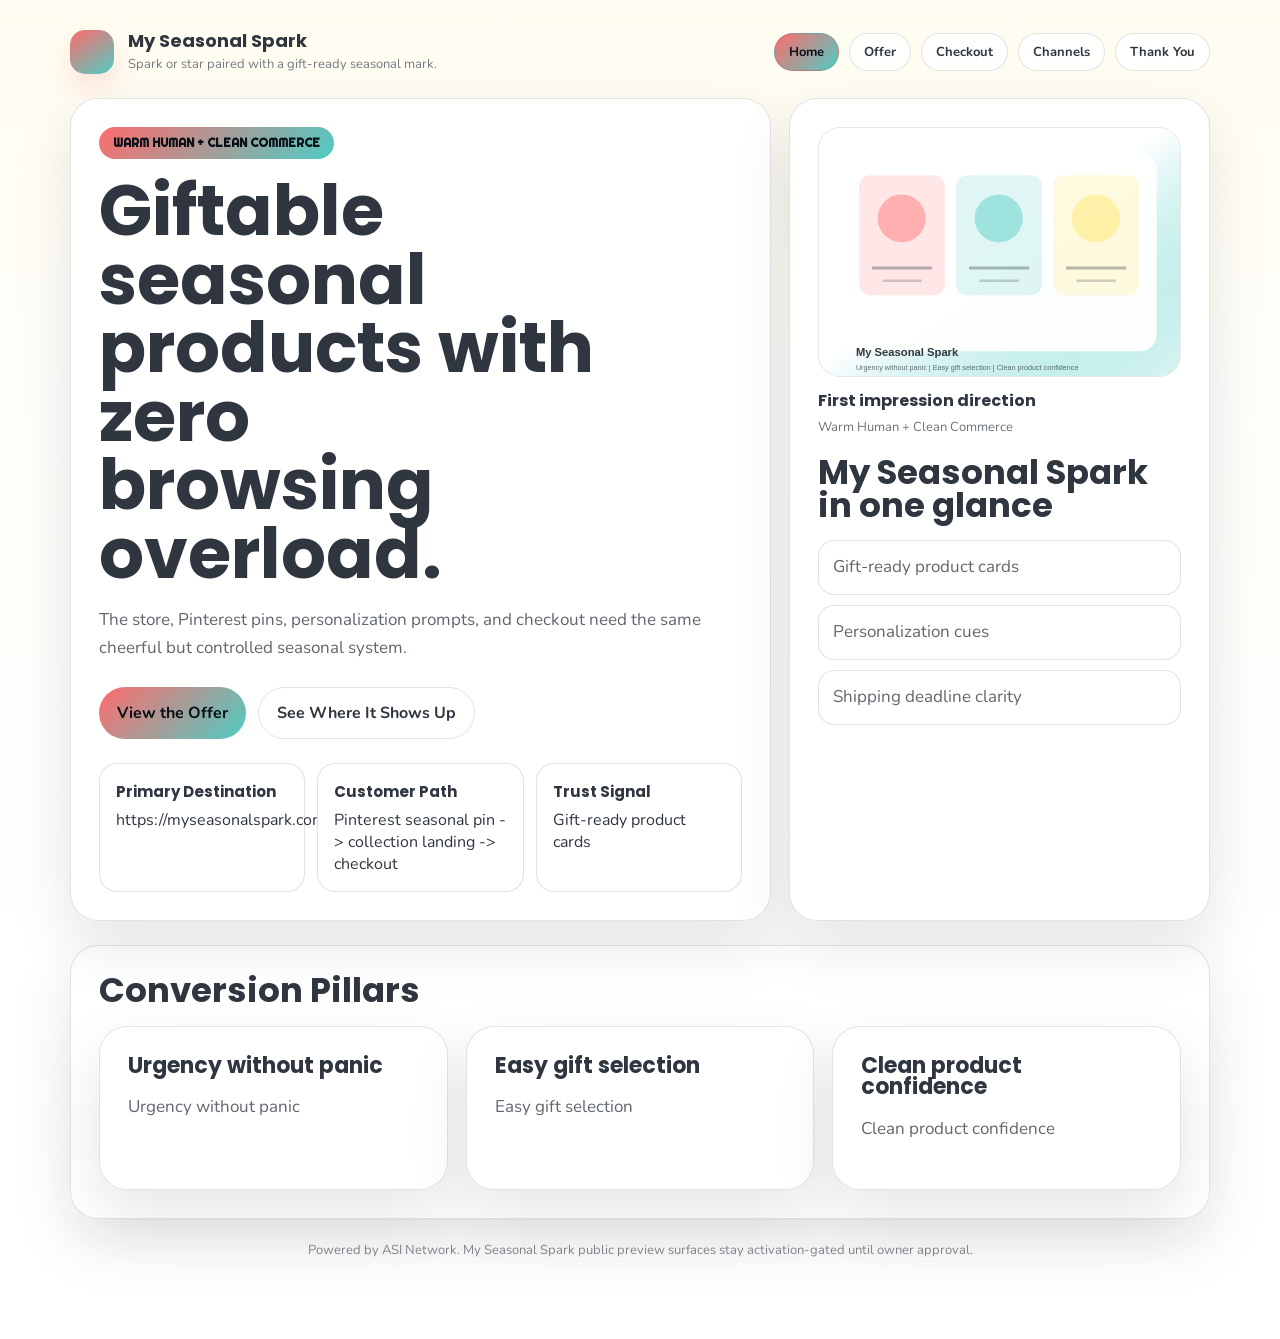
<file: index.html>
<!doctype html>
<html>
<head>
  <meta charset="utf-8" />
  <meta name="viewport" content="width=device-width, initial-scale=1" />
  <title>My Seasonal Spark | Home</title>
  <link rel="preconnect" href="https://fonts.googleapis.com" /><link rel="preconnect" href="https://fonts.gstatic.com" crossorigin /><link href="https://fonts.googleapis.com/css2?family=Poppins:wght@400;500;600;700;800&family=Nunito:wght@400;500;600;700;800&family=Righteous:wght@400;500;600;700;800&display=swap" rel="stylesheet" />
  <link rel="stylesheet" href="./styles.css" />
</head>
<body class="mode-human">
  <main class="page">
    <header class="header">
      <a class="brand" href="./index.html">
        <span class="brand-mark"></span>
        <span class="brand-copy">
          <strong>My Seasonal Spark</strong>
          <span>Spark or star paired with a gift-ready seasonal mark.</span>
        </span>
      </a>
      <nav class="nav">
        <a class='button primary' href='index.html'>Home</a>
        <a class='button ghost' href='offer.html'>Offer</a>
        <a class='button ghost' href='checkout.html'>Checkout</a>
        <a class='button ghost' href='channels.html'>Channels</a>
        <a class='button ghost' href='thank-you.html'>Thank You</a>
      </nav>
    </header>

    <section class="hero">
      <article class="hero-card">
        <div class="eyebrow">Warm Human + Clean Commerce</div>
        <h1>Giftable seasonal products with zero browsing overload.</h1>
        <p>The store, Pinterest pins, personalization prompts, and checkout need the same cheerful but controlled seasonal system.</p>
        <div class="actions">
          <a class="button primary" href="./offer.html">View the Offer</a>
          <a class="button ghost" href="./channels.html">See Where It Shows Up</a>
        </div>
        <div class="meta">
          <div class="meta-card">
            <strong>Primary Destination</strong>
            <span>https://myseasonalspark.com</span>
          </div>
          <div class="meta-card">
            <strong>Customer Path</strong>
            <span>Pinterest seasonal pin -&gt; collection landing -&gt; checkout</span>
          </div>

          <div class="meta-card">
            <strong>Trust Signal</strong>
            <span>Gift-ready product cards</span>
          </div>
        </div>
      </article>
      <aside class="visual-side">

      <figure class="visual-board visual-human">
        <img class="visual-img" src="[data-uri]" alt="My Seasonal Spark homepage visual system" loading="eager" />
        <figcaption>
          <strong>First impression direction</strong>
          <span>Warm Human + Clean Commerce</span>
        </figcaption>
      </figure>

        <h2>My Seasonal Spark in one glance</h2>
        <ul class="proof-points"><li>Gift-ready product cards</li><li>Personalization cues</li><li>Shipping deadline clarity</li></ul>
      </aside>
    </section>
    <section class="panel" style="margin-top:24px;">
      <h2>Conversion Pillars</h2>
      <div class="grid-three" style="margin-top:18px;">
        <article class='offer-card'><h3>Urgency without panic</h3><p>Urgency without panic</p></article><article class='offer-card'><h3>Easy gift selection</h3><p>Easy gift selection</p></article><article class='offer-card'><h3>Clean product confidence</h3><p>Clean product confidence</p></article>
      </div>
    </section>

    <div class="footer-note">Powered by ASI Network. My Seasonal Spark public preview surfaces stay activation-gated until owner approval.</div>
  </main>
</body>
</html>
</file>
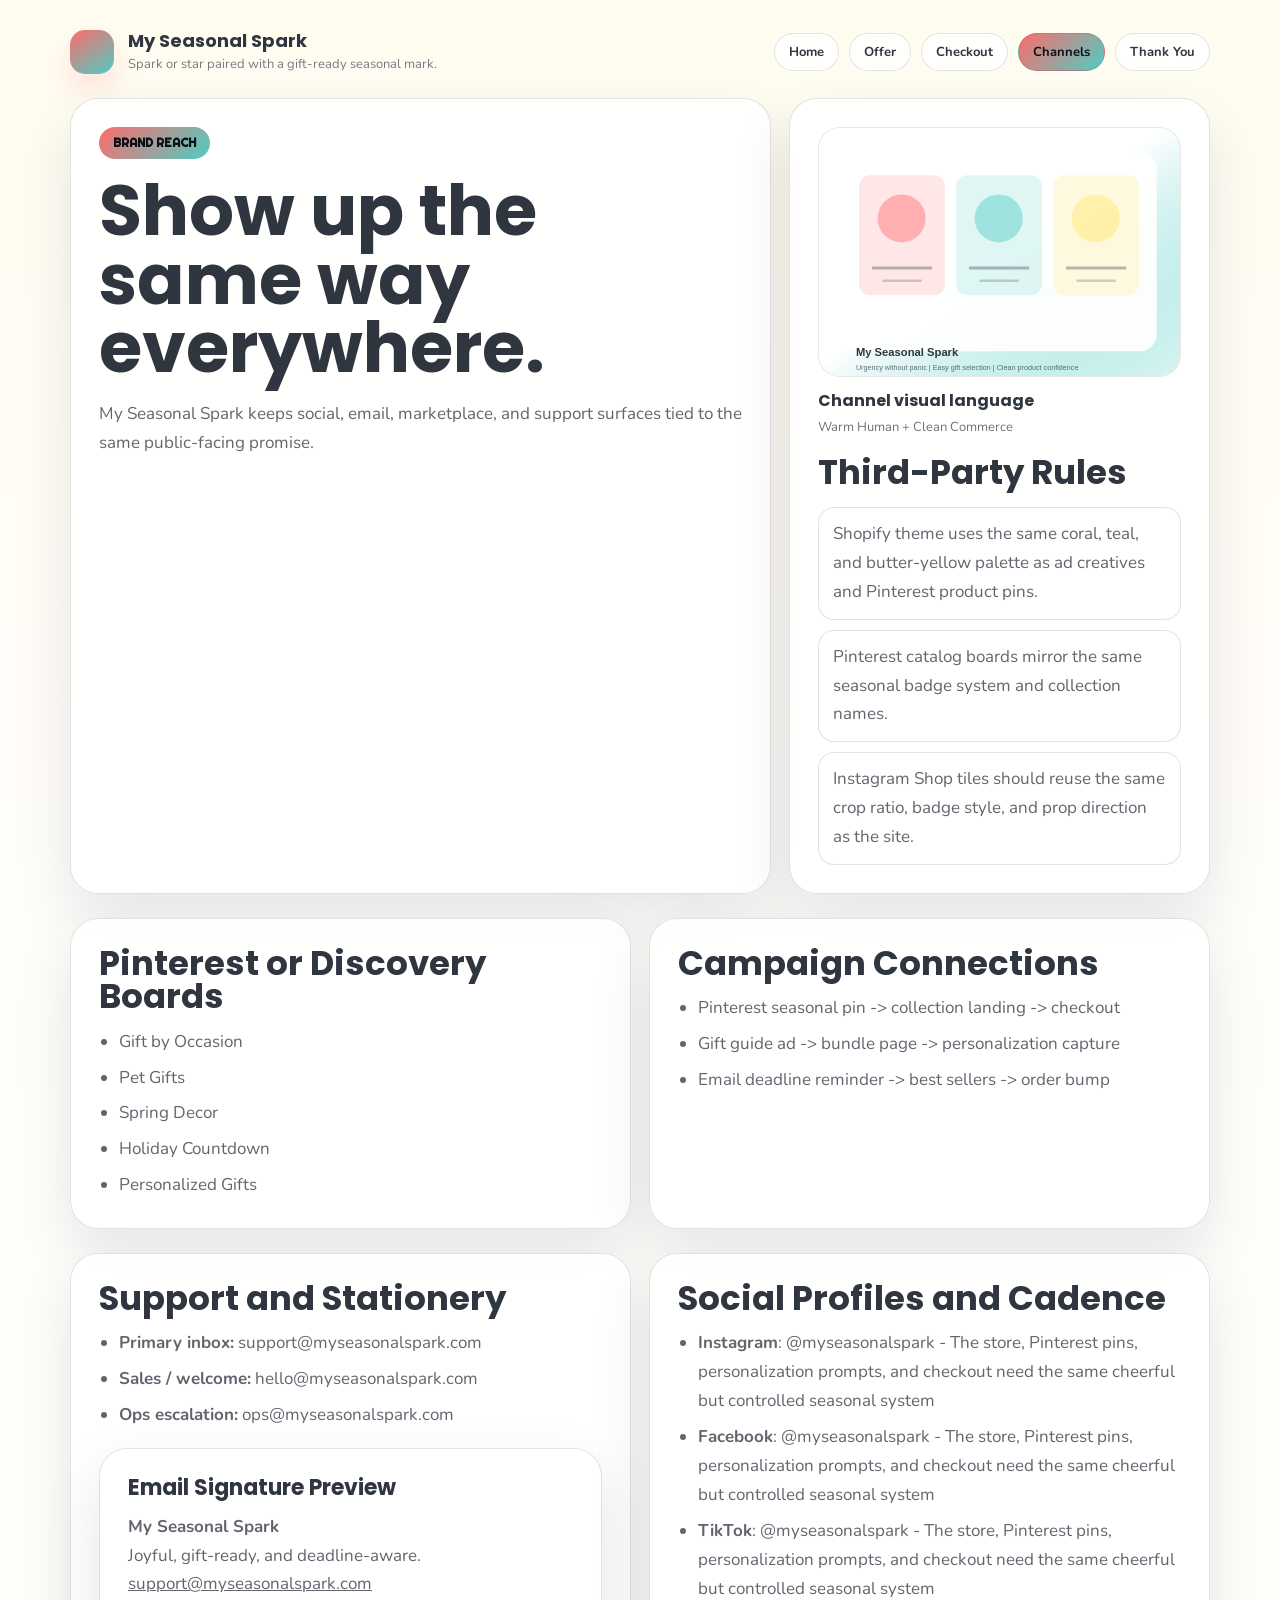
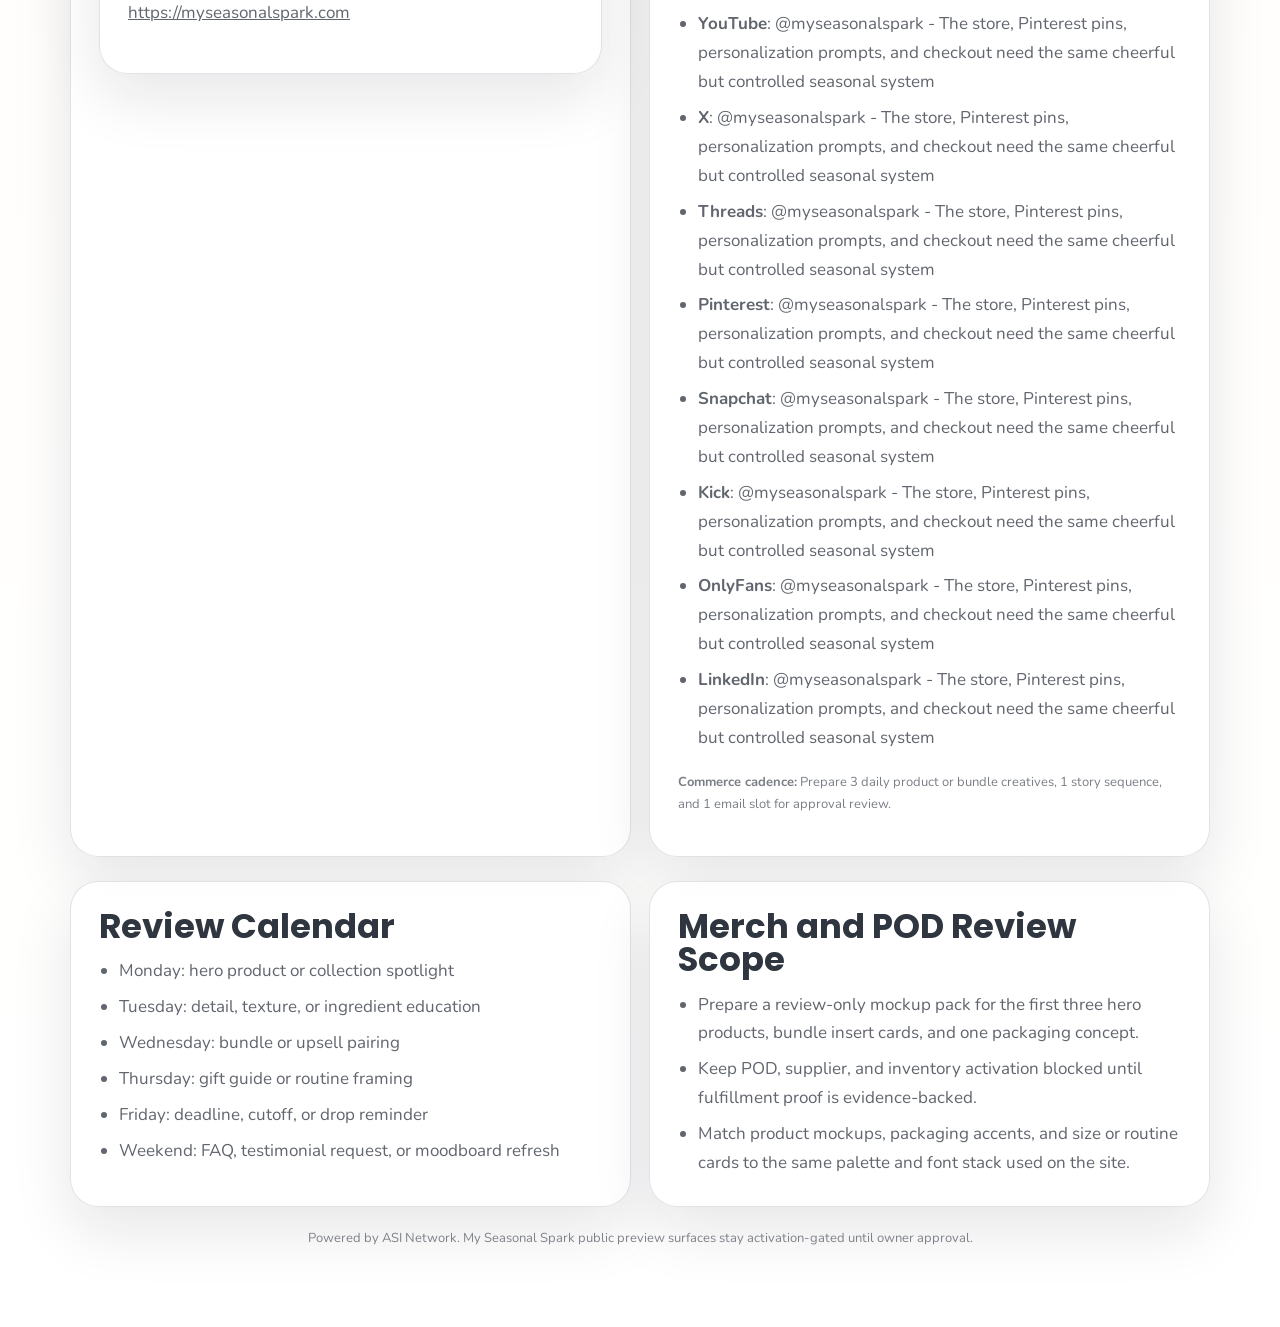
<file: channels.html>
<!doctype html>
<html>
<head>
  <meta charset="utf-8" />
  <meta name="viewport" content="width=device-width, initial-scale=1" />
  <title>My Seasonal Spark | Channels</title>
  <link rel="preconnect" href="https://fonts.googleapis.com" /><link rel="preconnect" href="https://fonts.gstatic.com" crossorigin /><link href="https://fonts.googleapis.com/css2?family=Poppins:wght@400;500;600;700;800&family=Nunito:wght@400;500;600;700;800&family=Righteous:wght@400;500;600;700;800&display=swap" rel="stylesheet" />
  <link rel="stylesheet" href="./styles.css" />
</head>
<body class="mode-human">
  <main class="page">
    <header class="header">
      <a class="brand" href="./index.html">
        <span class="brand-mark"></span>
        <span class="brand-copy">
          <strong>My Seasonal Spark</strong>
          <span>Spark or star paired with a gift-ready seasonal mark.</span>
        </span>
      </a>
      <nav class="nav">
        <a class='button ghost' href='index.html'>Home</a>
        <a class='button ghost' href='offer.html'>Offer</a>
        <a class='button ghost' href='checkout.html'>Checkout</a>
        <a class='button primary' href='channels.html'>Channels</a>
        <a class='button ghost' href='thank-you.html'>Thank You</a>
      </nav>
    </header>

    <section class="hero">
      <article class="hero-card">
        <div class="eyebrow">Brand Reach</div>
        <h1>Show up the same way everywhere.</h1>
        <p>My Seasonal Spark keeps social, email, marketplace, and support surfaces tied to the same public-facing promise.</p>
      </article>
      <aside class="visual-side">

      <figure class="visual-board visual-human">
        <img class="visual-img" src="[data-uri]" alt="My Seasonal Spark channels visual system" loading="eager" />
        <figcaption>
          <strong>Channel visual language</strong>
          <span>Warm Human + Clean Commerce</span>
        </figcaption>
      </figure>

        <h2>Third-Party Rules</h2>
        <ul class="proof-points"><li>Shopify theme uses the same coral, teal, and butter-yellow palette as ad creatives and Pinterest product pins.</li><li>Pinterest catalog boards mirror the same seasonal badge system and collection names.</li><li>Instagram Shop tiles should reuse the same crop ratio, badge style, and prop direction as the site.</li></ul>
      </aside>
    </section>
    <section class="grid-two" style="margin-top:24px;">
      <section class="panel">
        <h2>Pinterest or Discovery Boards</h2>
        <ul><li>Gift by Occasion</li><li>Pet Gifts</li><li>Spring Decor</li><li>Holiday Countdown</li><li>Personalized Gifts</li></ul>
      </section>
      <section class="panel">
        <h2>Campaign Connections</h2>
        <ul><li>Pinterest seasonal pin -&gt; collection landing -&gt; checkout</li><li>Gift guide ad -&gt; bundle page -&gt; personalization capture</li><li>Email deadline reminder -&gt; best sellers -&gt; order bump</li></ul>
      </section>
    </section>
    <section class="grid-two" style="margin-top:24px;">
      <section class="panel">
        <h2>Support and Stationery</h2>
        <ul>
          <li><strong>Primary inbox:</strong> support@myseasonalspark.com</li>
          <li><strong>Sales / welcome:</strong> hello@myseasonalspark.com</li>
          <li><strong>Ops escalation:</strong> ops@myseasonalspark.com</li>
        </ul>
        <div class="offer-card" style="margin-top:18px;">
          <h3>Email Signature Preview</h3>
          <p style="margin-top:14px;"><strong>My Seasonal Spark</strong><br />Joyful, gift-ready, and deadline-aware.<br /><a href="mailto:support@myseasonalspark.com">support@myseasonalspark.com</a><br /><a href="https://myseasonalspark.com">https://myseasonalspark.com</a></p>
        </div>
      </section>
      <section class="panel">
        <h2>Social Profiles and Cadence</h2>
        <ul><li><strong>Instagram</strong>: @myseasonalspark - The store, Pinterest pins, personalization prompts, and checkout need the same cheerful but controlled seasonal system</li><li><strong>Facebook</strong>: @myseasonalspark - The store, Pinterest pins, personalization prompts, and checkout need the same cheerful but controlled seasonal system</li><li><strong>TikTok</strong>: @myseasonalspark - The store, Pinterest pins, personalization prompts, and checkout need the same cheerful but controlled seasonal system</li><li><strong>YouTube</strong>: @myseasonalspark - The store, Pinterest pins, personalization prompts, and checkout need the same cheerful but controlled seasonal system</li><li><strong>X</strong>: @myseasonalspark - The store, Pinterest pins, personalization prompts, and checkout need the same cheerful but controlled seasonal system</li><li><strong>Threads</strong>: @myseasonalspark - The store, Pinterest pins, personalization prompts, and checkout need the same cheerful but controlled seasonal system</li><li><strong>Pinterest</strong>: @myseasonalspark - The store, Pinterest pins, personalization prompts, and checkout need the same cheerful but controlled seasonal system</li><li><strong>Snapchat</strong>: @myseasonalspark - The store, Pinterest pins, personalization prompts, and checkout need the same cheerful but controlled seasonal system</li><li><strong>Kick</strong>: @myseasonalspark - The store, Pinterest pins, personalization prompts, and checkout need the same cheerful but controlled seasonal system</li><li><strong>OnlyFans</strong>: @myseasonalspark - The store, Pinterest pins, personalization prompts, and checkout need the same cheerful but controlled seasonal system</li><li><strong>LinkedIn</strong>: @myseasonalspark - The store, Pinterest pins, personalization prompts, and checkout need the same cheerful but controlled seasonal system</li></ul>
        <p class="micro" style="margin-top:18px;"><strong>Commerce cadence:</strong> Prepare 3 daily product or bundle creatives, 1 story sequence, and 1 email slot for approval review.</p>
      </section>
    </section>
    <section class="grid-two" style="margin-top:24px;">
      <section class="panel">
        <h2>Review Calendar</h2>
        <ul><li>Monday: hero product or collection spotlight</li><li>Tuesday: detail, texture, or ingredient education</li><li>Wednesday: bundle or upsell pairing</li><li>Thursday: gift guide or routine framing</li><li>Friday: deadline, cutoff, or drop reminder</li><li>Weekend: FAQ, testimonial request, or moodboard refresh</li></ul>
      </section>
      <section class="panel">
        <h2>Merch and POD Review Scope</h2>
        <ul><li>Prepare a review-only mockup pack for the first three hero products, bundle insert cards, and one packaging concept.</li><li>Keep POD, supplier, and inventory activation blocked until fulfillment proof is evidence-backed.</li><li>Match product mockups, packaging accents, and size or routine cards to the same palette and font stack used on the site.</li></ul>
      </section>
    </section>

    <div class="footer-note">Powered by ASI Network. My Seasonal Spark public preview surfaces stay activation-gated until owner approval.</div>
  </main>
</body>
</html>
</file>
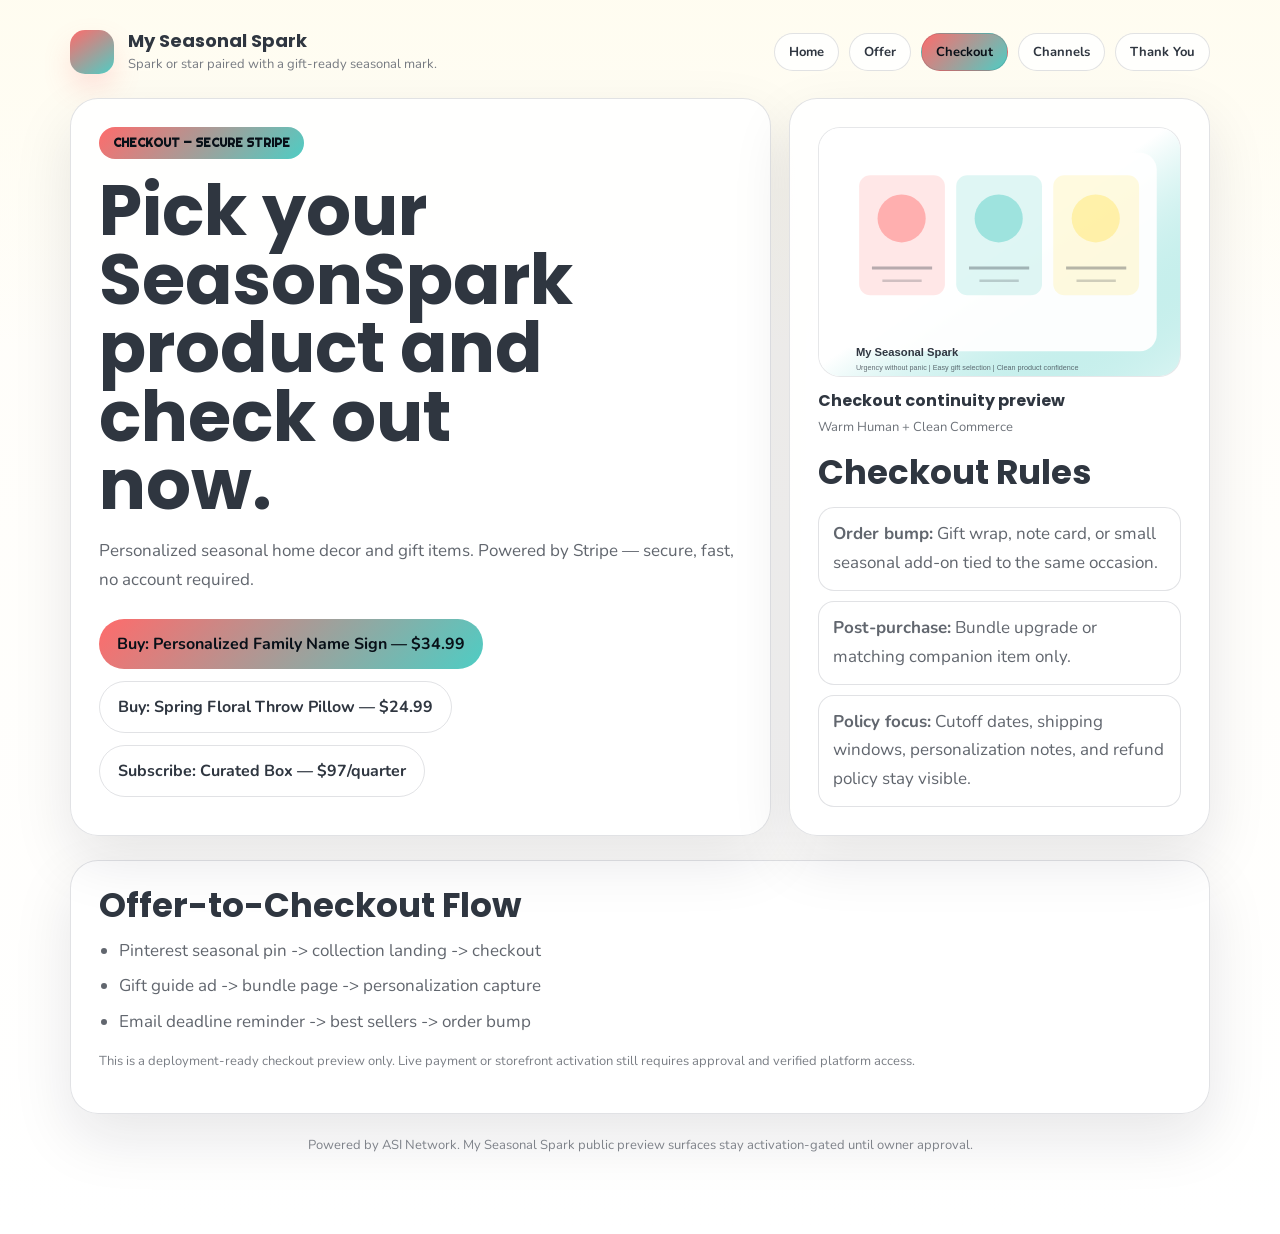
<file: checkout.html>
<!doctype html>
<html>
<head>
  <meta charset="utf-8" />
  <meta name="viewport" content="width=device-width, initial-scale=1" />
  <title>My Seasonal Spark | Checkout</title>
  <link rel="preconnect" href="https://fonts.googleapis.com" /><link rel="preconnect" href="https://fonts.gstatic.com" crossorigin /><link href="https://fonts.googleapis.com/css2?family=Poppins:wght@400;500;600;700;800&family=Nunito:wght@400;500;600;700;800&family=Righteous:wght@400;500;600;700;800&display=swap" rel="stylesheet" />
  <link rel="stylesheet" href="./styles.css" />
</head>
<body class="mode-human">
  <main class="page">
    <header class="header">
      <a class="brand" href="./index.html">
        <span class="brand-mark"></span>
        <span class="brand-copy">
          <strong>My Seasonal Spark</strong>
          <span>Spark or star paired with a gift-ready seasonal mark.</span>
        </span>
      </a>
      <nav class="nav">
        <a class='button ghost' href='index.html'>Home</a>
        <a class='button ghost' href='offer.html'>Offer</a>
        <a class='button primary' href='checkout.html'>Checkout</a>
        <a class='button ghost' href='channels.html'>Channels</a>
        <a class='button ghost' href='thank-you.html'>Thank You</a>
      </nav>
    </header>

    <section class="hero">
      <article class="hero-card">
        <div class="eyebrow">Checkout — Secure Stripe</div>
        <h1>Pick your SeasonSpark product and check out now.</h1>
        <p>Personalized seasonal home decor and gift items. Powered by Stripe — secure, fast, no account required.</p>
        <div class="actions">
          <a class="button primary" href="https://buy.stripe.com/6oUbJ2e7h0Mi9XG7QW2880n">Buy: Personalized Family Name Sign — $34.99</a>
          <a class="button ghost" href="https://buy.stripe.com/eVq5kE9R1fHcd9Sefk2880p">Buy: Spring Floral Throw Pillow — $24.99</a>
          <a class="button ghost" href="https://buy.stripe.com/14A5kEbZ90Mic5Oefk2881J">Subscribe: Curated Box — $97/quarter</a>
        </div>
      </article>
      <aside class="visual-side">

      <figure class="visual-board visual-human">
        <img class="visual-img" src="[data-uri]" alt="My Seasonal Spark checkout visual system" loading="eager" />
        <figcaption>
          <strong>Checkout continuity preview</strong>
          <span>Warm Human + Clean Commerce</span>
        </figcaption>
      </figure>

        <h2>Checkout Rules</h2>
        <ul class="proof-points">
          <li><strong>Order bump:</strong> Gift wrap, note card, or small seasonal add-on tied to the same occasion.</li>
          <li><strong>Post-purchase:</strong> Bundle upgrade or matching companion item only.</li>
          <li><strong>Policy focus:</strong> Cutoff dates, shipping windows, personalization notes, and refund policy stay visible.</li>
        </ul>
      </aside>
    </section>
    <section class="panel" style="margin-top:24px;">
      <h2>Offer-to-Checkout Flow</h2>
      <ul><li>Pinterest seasonal pin -&gt; collection landing -&gt; checkout</li><li>Gift guide ad -&gt; bundle page -&gt; personalization capture</li><li>Email deadline reminder -&gt; best sellers -&gt; order bump</li></ul>
      <p class="micro">This is a deployment-ready checkout preview only. Live payment or storefront activation still requires approval and verified platform access.</p>
    </section>

    <div class="footer-note">Powered by ASI Network. My Seasonal Spark public preview surfaces stay activation-gated until owner approval.</div>
  </main>
</body>
</html>
</file>
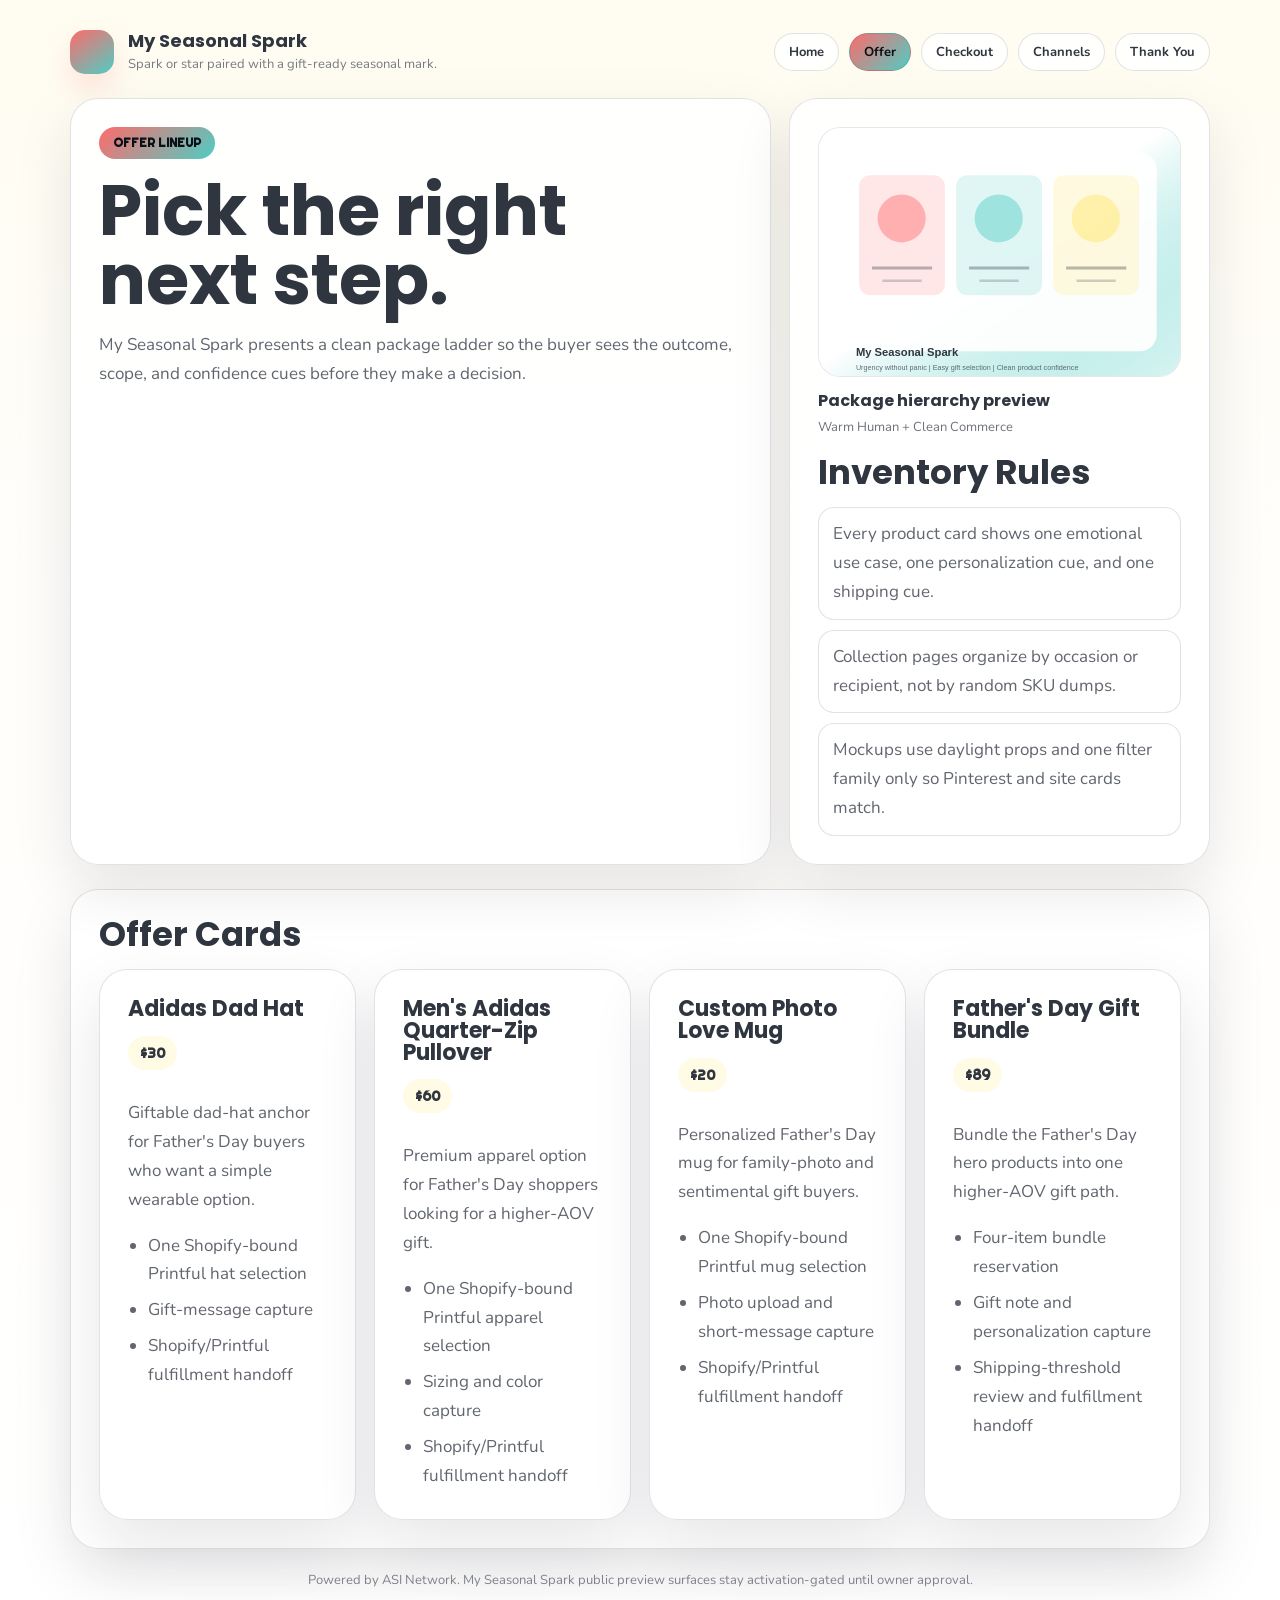
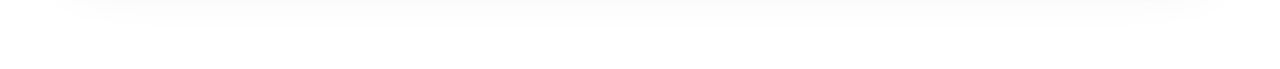
<file: offer.html>
<!doctype html>
<html>
<head>
  <meta charset="utf-8" />
  <meta name="viewport" content="width=device-width, initial-scale=1" />
  <title>My Seasonal Spark | Offer</title>
  <link rel="preconnect" href="https://fonts.googleapis.com" /><link rel="preconnect" href="https://fonts.gstatic.com" crossorigin /><link href="https://fonts.googleapis.com/css2?family=Poppins:wght@400;500;600;700;800&family=Nunito:wght@400;500;600;700;800&family=Righteous:wght@400;500;600;700;800&display=swap" rel="stylesheet" />
  <link rel="stylesheet" href="./styles.css" />
</head>
<body class="mode-human">
  <main class="page">
    <header class="header">
      <a class="brand" href="./index.html">
        <span class="brand-mark"></span>
        <span class="brand-copy">
          <strong>My Seasonal Spark</strong>
          <span>Spark or star paired with a gift-ready seasonal mark.</span>
        </span>
      </a>
      <nav class="nav">
        <a class='button ghost' href='index.html'>Home</a>
        <a class='button primary' href='offer.html'>Offer</a>
        <a class='button ghost' href='checkout.html'>Checkout</a>
        <a class='button ghost' href='channels.html'>Channels</a>
        <a class='button ghost' href='thank-you.html'>Thank You</a>
      </nav>
    </header>

    <section class="hero">
      <article class="hero-card">
        <div class="eyebrow">Offer Lineup</div>
        <h1>Pick the right next step.</h1>
        <p>My Seasonal Spark presents a clean package ladder so the buyer sees the outcome, scope, and confidence cues before they make a decision.</p>
      </article>
      <aside class="visual-side">

      <figure class="visual-board visual-human">
        <img class="visual-img" src="[data-uri]" alt="My Seasonal Spark offer visual system" loading="eager" />
        <figcaption>
          <strong>Package hierarchy preview</strong>
          <span>Warm Human + Clean Commerce</span>
        </figcaption>
      </figure>

        <h2>Inventory Rules</h2>
        <ul class="proof-points"><li>Every product card shows one emotional use case, one personalization cue, and one shipping cue.</li><li>Collection pages organize by occasion or recipient, not by random SKU dumps.</li><li>Mockups use daylight props and one filter family only so Pinterest and site cards match.</li></ul>
      </aside>
    </section>
    <section class="panel" style="margin-top:24px;">
      <h2>Offer Cards</h2>
      <div class="offer-grid" style="margin-top:18px;"><article class='offer-card'><h3>Adidas Dad Hat</h3><div class='price'>$30</div><p>Giftable dad-hat anchor for Father&#x27;s Day buyers who want a simple wearable option.</p><ul><li>One Shopify-bound Printful hat selection</li><li>Gift-message capture</li><li>Shopify/Printful fulfillment handoff</li></ul></article><article class='offer-card'><h3>Men&#x27;s Adidas Quarter-Zip Pullover</h3><div class='price'>$60</div><p>Premium apparel option for Father&#x27;s Day shoppers looking for a higher-AOV gift.</p><ul><li>One Shopify-bound Printful apparel selection</li><li>Sizing and color capture</li><li>Shopify/Printful fulfillment handoff</li></ul></article><article class='offer-card'><h3>Custom Photo Love Mug</h3><div class='price'>$20</div><p>Personalized Father&#x27;s Day mug for family-photo and sentimental gift buyers.</p><ul><li>One Shopify-bound Printful mug selection</li><li>Photo upload and short-message capture</li><li>Shopify/Printful fulfillment handoff</li></ul></article><article class='offer-card'><h3>Father&#x27;s Day Gift Bundle</h3><div class='price'>$89</div><p>Bundle the Father&#x27;s Day hero products into one higher-AOV gift path.</p><ul><li>Four-item bundle reservation</li><li>Gift note and personalization capture</li><li>Shipping-threshold review and fulfillment handoff</li></ul></article></div>
    </section>

    <div class="footer-note">Powered by ASI Network. My Seasonal Spark public preview surfaces stay activation-gated until owner approval.</div>
  </main>
</body>
</html>
</file>
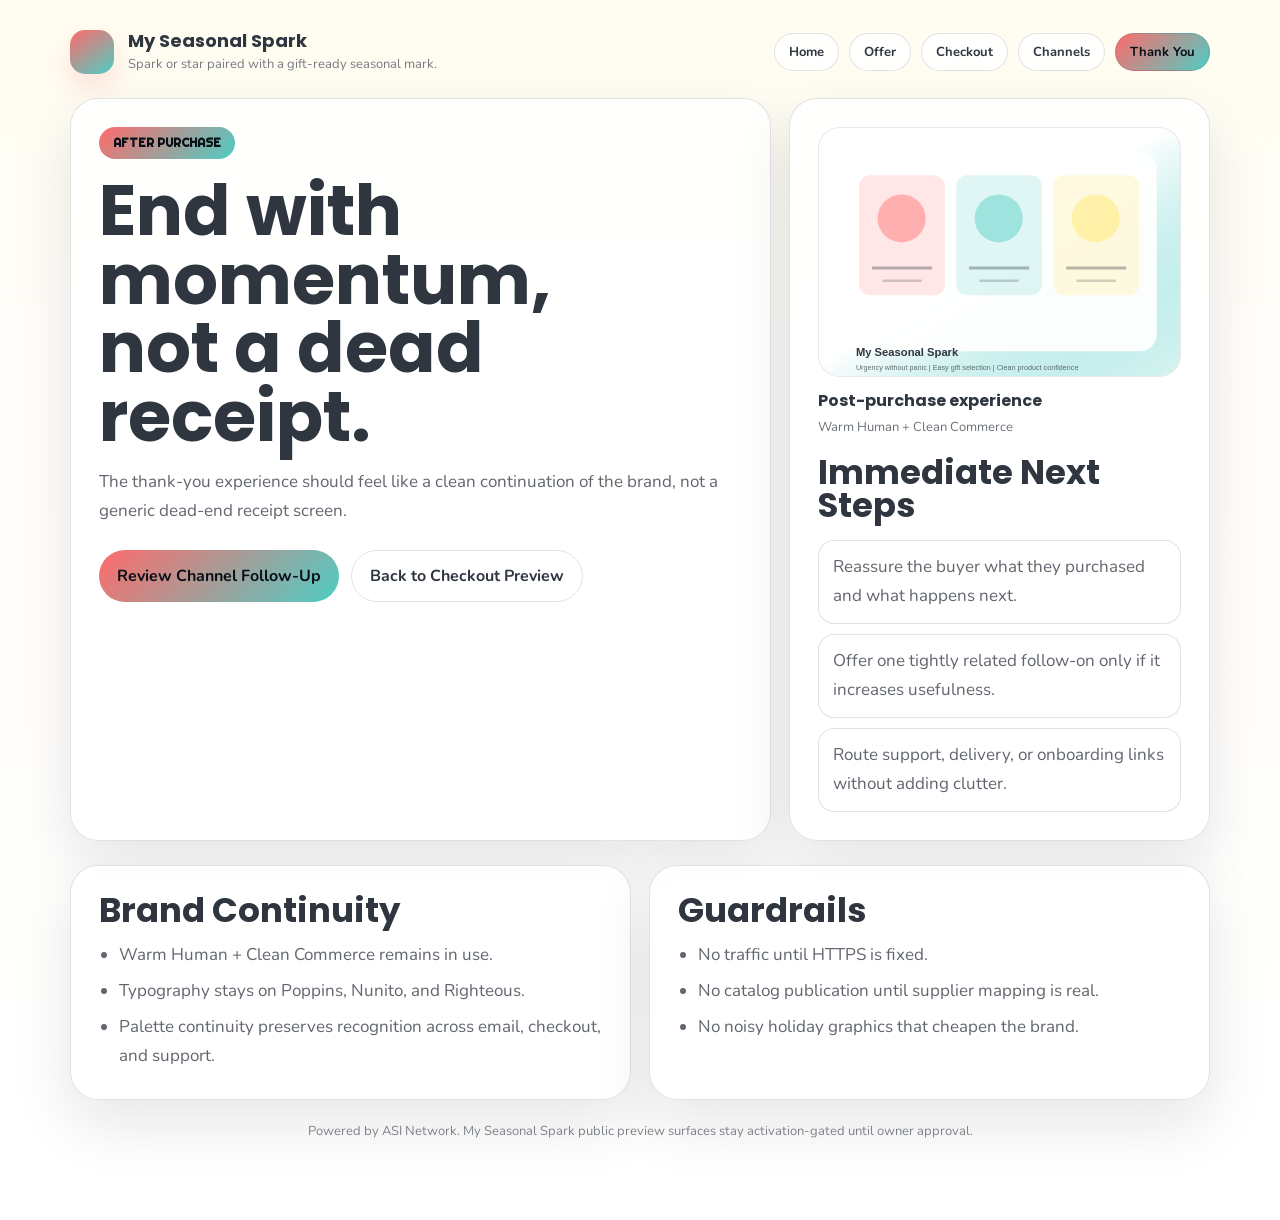
<file: thank-you.html>
<!doctype html>
<html>
<head>
  <meta charset="utf-8" />
  <meta name="viewport" content="width=device-width, initial-scale=1" />
  <title>My Seasonal Spark | Thank You</title>
  <link rel="preconnect" href="https://fonts.googleapis.com" /><link rel="preconnect" href="https://fonts.gstatic.com" crossorigin /><link href="https://fonts.googleapis.com/css2?family=Poppins:wght@400;500;600;700;800&family=Nunito:wght@400;500;600;700;800&family=Righteous:wght@400;500;600;700;800&display=swap" rel="stylesheet" />
  <link rel="stylesheet" href="./styles.css" />
</head>
<body class="mode-human">
  <main class="page">
    <header class="header">
      <a class="brand" href="./index.html">
        <span class="brand-mark"></span>
        <span class="brand-copy">
          <strong>My Seasonal Spark</strong>
          <span>Spark or star paired with a gift-ready seasonal mark.</span>
        </span>
      </a>
      <nav class="nav">
        <a class='button ghost' href='index.html'>Home</a>
        <a class='button ghost' href='offer.html'>Offer</a>
        <a class='button ghost' href='checkout.html'>Checkout</a>
        <a class='button ghost' href='channels.html'>Channels</a>
        <a class='button primary' href='thank-you.html'>Thank You</a>
      </nav>
    </header>

    <section class="hero">
      <article class="hero-card">
        <div class="eyebrow">After Purchase</div>
        <h1>End with momentum, not a dead receipt.</h1>
        <p>The thank-you experience should feel like a clean continuation of the brand, not a generic dead-end receipt screen.</p>
        <div class="actions">
          <a class="button primary" href="./channels.html">Review Channel Follow-Up</a>
          <a class="button ghost" href="./checkout.html">Back to Checkout Preview</a>
        </div>
      </article>
      <aside class="visual-side">

      <figure class="visual-board visual-human">
        <img class="visual-img" src="[data-uri]" alt="My Seasonal Spark thank you visual system" loading="eager" />
        <figcaption>
          <strong>Post-purchase experience</strong>
          <span>Warm Human + Clean Commerce</span>
        </figcaption>
      </figure>

        <h2>Immediate Next Steps</h2>
        <ul class="proof-points">
          <li>Reassure the buyer what they purchased and what happens next.</li>
          <li>Offer one tightly related follow-on only if it increases usefulness.</li>
          <li>Route support, delivery, or onboarding links without adding clutter.</li>
        </ul>
      </aside>
    </section>
    <section class="grid-two" style="margin-top:24px;">
      <section class="panel">
        <h2>Brand Continuity</h2>
        <ul>
          <li>Warm Human + Clean Commerce remains in use.</li>
          <li>Typography stays on Poppins, Nunito, and Righteous.</li>
          <li>Palette continuity preserves recognition across email, checkout, and support.</li>
        </ul>
      </section>
      <section class="panel">
        <h2>Guardrails</h2>
        <ul><li>No traffic until HTTPS is fixed.</li><li>No catalog publication until supplier mapping is real.</li><li>No noisy holiday graphics that cheapen the brand.</li></ul>
      </section>
    </section>

    <div class="footer-note">Powered by ASI Network. My Seasonal Spark public preview surfaces stay activation-gated until owner approval.</div>
  </main>
</body>
</html>
</file>
<file: styles.css>
:root {
  --primary: #FF6B6B;
  --secondary: #4ECDC4;
  --accent: #FFE66D;
  --ink: #2F3640;
  --surface: #FFFFFF;
  --line: rgba(15, 23, 42, 0.12);
  --display: 'Poppins', 'Avenir Next', 'Segoe UI', sans-serif;
  --body: 'Nunito', 'Avenir Next', 'Segoe UI', sans-serif;
  --accent-font: 'Righteous', 'Avenir Next', 'Segoe UI', sans-serif;
}
* { box-sizing: border-box; }
body {
  margin: 0;
  font-family: var(--body);
  color: var(--ink);
  background:
    radial-gradient(circle at 0% 0%, color-mix(in srgb, var(--primary) 14%, white), transparent 30%),
    radial-gradient(circle at 100% 0%, color-mix(in srgb, var(--secondary) 14%, white), transparent 30%),
    linear-gradient(180deg, #fffdf8, #ffffff);
}
body.mode-editorial {
  background:
    linear-gradient(180deg, color-mix(in srgb, var(--accent) 12%, white), transparent 26%),
    repeating-linear-gradient(90deg, rgba(15,23,42,.035) 0, rgba(15,23,42,.035) 1px, transparent 1px, transparent 92px),
    linear-gradient(180deg, #fffdf8, #ffffff);
}
body.mode-luxury {
  background:
    linear-gradient(180deg, color-mix(in srgb, var(--surface) 94%, white), #ffffff 70%),
    linear-gradient(90deg, color-mix(in srgb, var(--primary) 8%, white), transparent);
}
body.mode-motion {
  background:
    linear-gradient(135deg, color-mix(in srgb, var(--primary) 12%, white) 0 24%, transparent 24% 100%),
    linear-gradient(180deg, #fffdf8, #ffffff);
}
body.mode-human {
  background:
    linear-gradient(180deg, color-mix(in srgb, var(--accent) 10%, white), transparent 28%),
    linear-gradient(180deg, #fffdf8, #ffffff);
}
body.mode-urgent {
  background:
    linear-gradient(180deg, color-mix(in srgb, var(--primary) 9%, white), transparent 28%),
    linear-gradient(180deg, #f9fbff, #ffffff);
}
a { color: inherit; }
.page { max-width: 1180px; margin: 0 auto; padding: 24px 20px 80px; }
.header { display: flex; flex-wrap: wrap; align-items: center; justify-content: space-between; gap: 12px; padding: 6px 0 24px; }
.brand { display: flex; align-items: center; gap: 14px; text-decoration: none; }
.brand-mark { width: 44px; height: 44px; border-radius: 15px; background: linear-gradient(145deg, var(--primary), var(--secondary)); box-shadow: 0 14px 28px color-mix(in srgb, var(--primary) 18%, transparent); }
.brand-copy strong { display: block; font-family: var(--display); font-size: 18px; line-height: 1; }
.brand-copy span { display: block; margin-top: 5px; font-size: 13px; color: color-mix(in srgb, var(--ink) 66%, white); }
.nav { display: flex; flex-wrap: wrap; gap: 10px; }
.nav a { border: 1px solid var(--line); border-radius: 999px; padding: 9px 14px; text-decoration: none; font-size: 13px; background: rgba(255,255,255,0.84); }
.hero,
.grid-two,
.grid-three,
.offer-grid { display: grid; gap: 18px; }
.hero { grid-template-columns: minmax(0, 1.25fr) minmax(280px, 0.75fr); align-items: stretch; }
.grid-two { grid-template-columns: repeat(2, minmax(0, 1fr)); }
.grid-three { grid-template-columns: repeat(3, minmax(0, 1fr)); }
.offer-grid { grid-template-columns: repeat(auto-fit, minmax(240px, 1fr)); }
.panel,
.hero-card,
.offer-card,
.visual-side { border: 1px solid var(--line); border-radius: 28px; background: rgba(255,255,255,0.88); box-shadow: 0 24px 60px rgba(15,23,42,0.1); }
.hero-card,
.panel,
.offer-card,
.visual-side { padding: 28px; }
.eyebrow { display: inline-flex; border-radius: 999px; padding: 8px 14px; background: linear-gradient(135deg, var(--primary), var(--secondary)); color: #081018; font-family: var(--accent-font); font-size: 12px; font-weight: 700; letter-spacing: 0; text-transform: uppercase; }
h1, h2, h3 { margin: 0; font-family: var(--display); line-height: 0.98; letter-spacing: 0; }
h1 { margin-top: 18px; font-size: clamp(40px, 7vw, 70px); max-width: 11ch; }
h2 { font-size: clamp(24px, 4vw, 34px); }
h3 { font-size: 22px; }
p, li { color: color-mix(in srgb, var(--ink) 76%, white); line-height: 1.7; font-size: 17px; }
.actions { display: flex; flex-wrap: wrap; gap: 12px; margin-top: 24px; }
.button { display: inline-flex; align-items: center; justify-content: center; text-decoration: none; border-radius: 999px; padding: 14px 18px; font-weight: 700; }
.button.primary { background: linear-gradient(135deg, var(--primary), var(--secondary)); color: #081018; }
.button.ghost { border: 1px solid var(--line); }
.meta { display: grid; gap: 12px; grid-template-columns: repeat(3, minmax(0, 1fr)); margin-top: 24px; }
.meta-card { border-radius: 18px; padding: 16px; background: color-mix(in srgb, var(--surface) 92%, white); border: 1px solid var(--line); }
.meta-card strong { display: block; font-family: var(--display); font-size: 15px; margin-bottom: 6px; }
.price { display: inline-block; margin: 16px 0 12px; padding: 8px 12px; border-radius: 999px; background: color-mix(in srgb, var(--accent) 18%, white); font-family: var(--accent-font); font-size: 14px; font-weight: 700; letter-spacing: 0; text-transform: uppercase; }
.micro { font-size: 13px; color: color-mix(in srgb, var(--ink) 64%, white); }
.visual-side { display: grid; gap: 18px; align-content: start; }
.visual-board { margin: 0; }
.visual-img {
  display: block;
  width: 100%;
  aspect-ratio: 1.45;
  object-fit: cover;
  border-radius: 22px;
  border: 1px solid rgba(15, 23, 42, 0.1);
  background: color-mix(in srgb, var(--surface) 90%, white);
}
.visual-board figcaption {
  display: grid;
  gap: 5px;
  margin-top: 12px;
  color: color-mix(in srgb, var(--ink) 70%, white);
  font-size: 13px;
  line-height: 1.5;
}
.visual-board strong { color: var(--ink); font-family: var(--display); font-size: 16px; }
.proof-points { display: grid; gap: 10px; margin-top: 0; padding-left: 0; list-style: none; }
.proof-points li { margin: 0; padding: 12px 14px; border-radius: 16px; background: color-mix(in srgb, var(--surface) 90%, white); border: 1px solid var(--line); }
ul { margin: 14px 0 0; padding-left: 20px; }
li + li { margin-top: 7px; }
.footer-note { margin-top: 22px; font-size: 13px; text-align: center; color: color-mix(in srgb, var(--ink) 62%, white); }
@media (max-width: 960px) {
  .hero, .grid-two, .grid-three, .meta { grid-template-columns: 1fr; }
  h1 { max-width: none; }
}
@media (max-width: 720px) {
  .page { padding: 18px 16px 72px; }
  .hero-card, .panel, .offer-card, .visual-side { padding: 22px; border-radius: 24px; }
  .button { width: 100%; }
}
</file>
